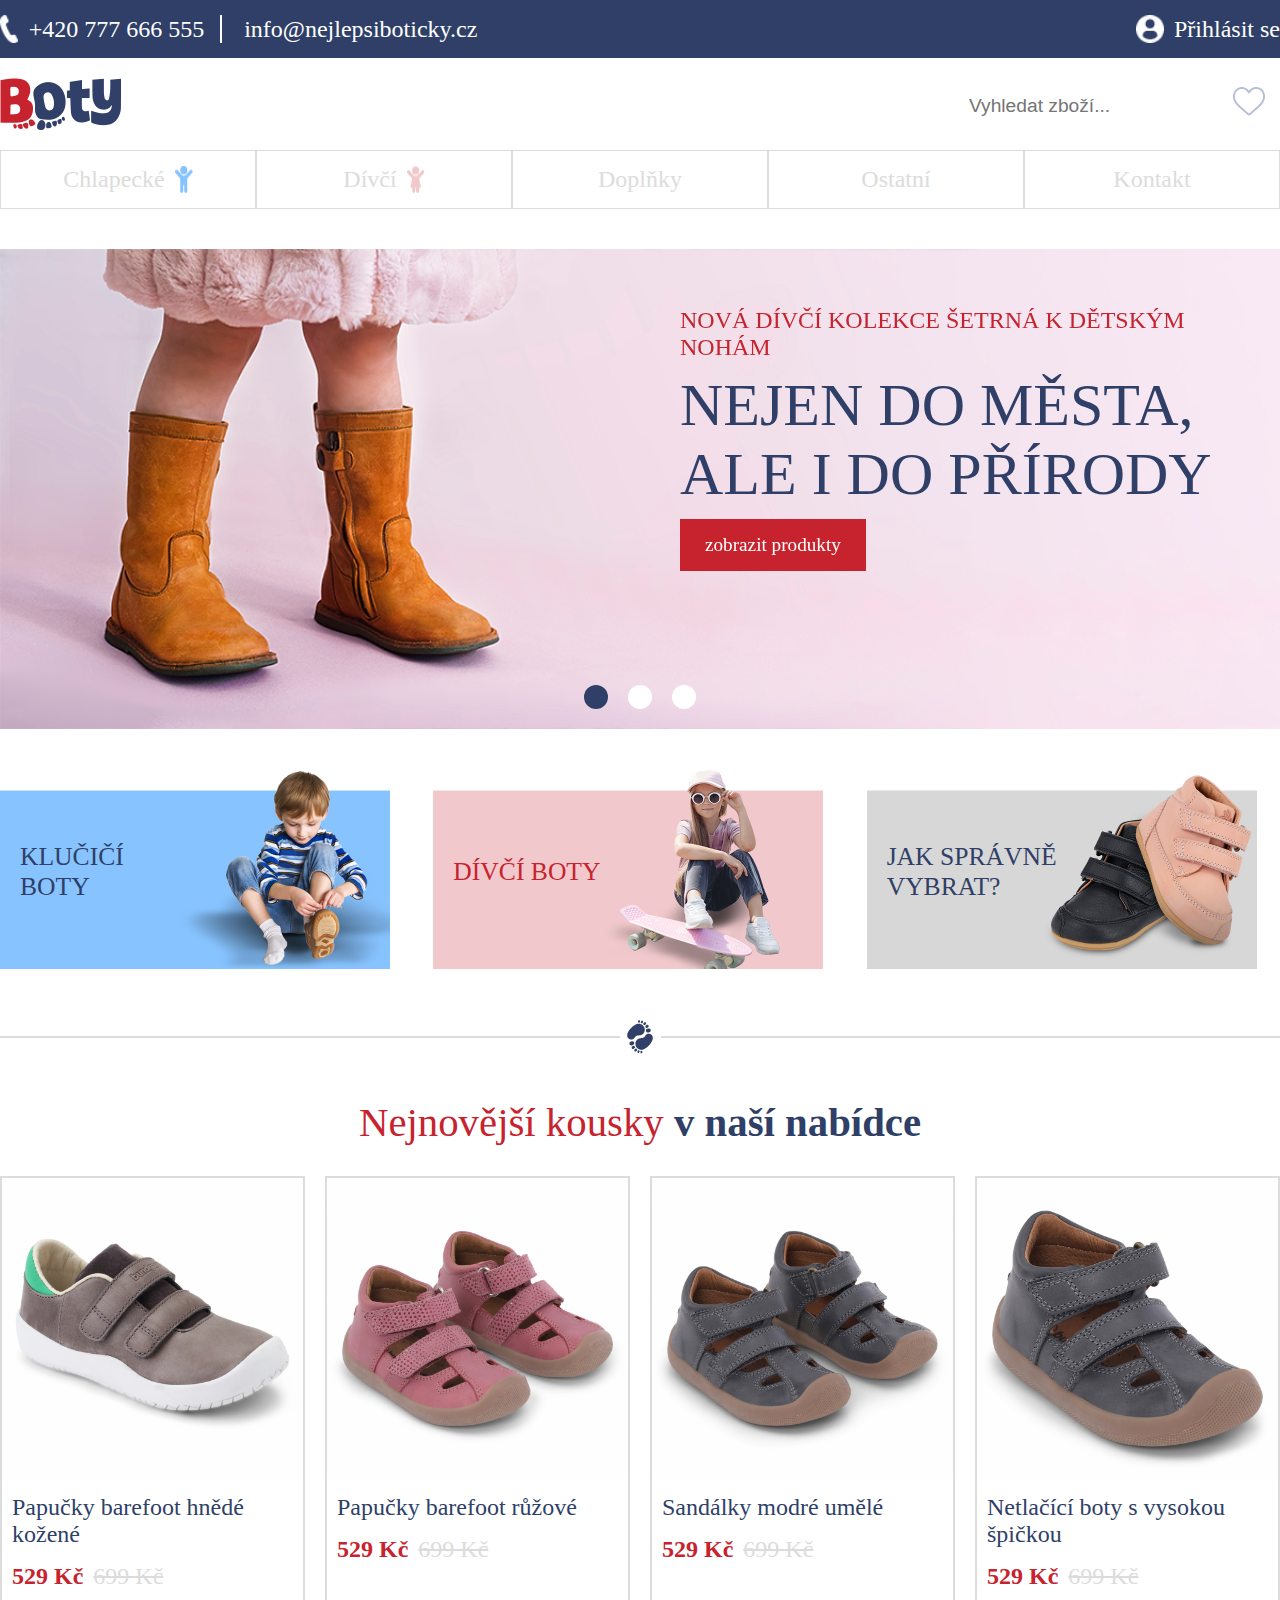
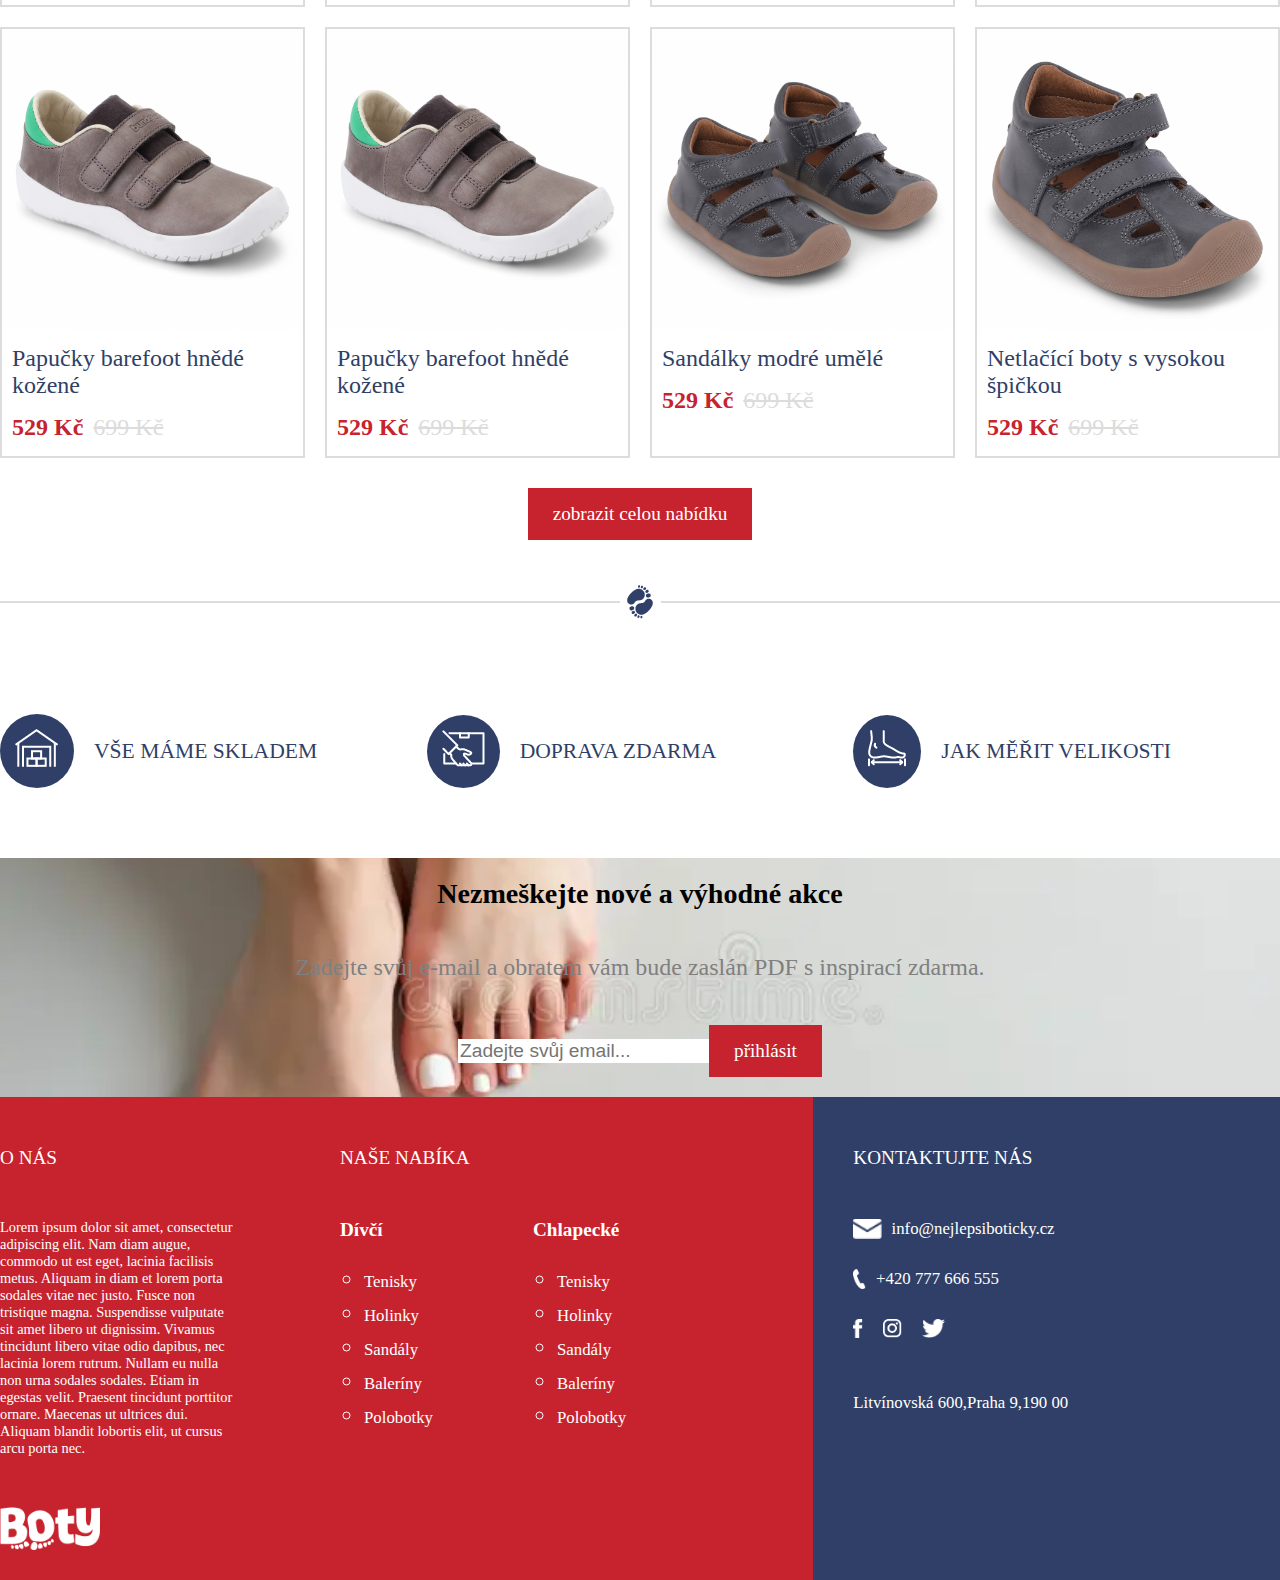
<file: index.html>
<!DOCTYPE html>
<html lang="en">
<head>
  <meta charset="UTF-8">
  <meta name="viewport" content="width=device-width, initial-scale=1.0">
  <link rel="stylesheet" href="main.css">

  <link rel="preconnect" href="https://fonts.googleapis.com">
  <link rel="preconnect" href="https://fonts.gstatic.com" crossorigin>
  <link href="https://fonts.googleapis.com/css2?family=Libre+Franklin:ital,wght@0,100..900;1,100..900&family=Noto+Sans+Egyptian+Hieroglyphs&display=swap" rel="stylesheet">

  <script src="./elements/Button/setup.js"></script>
  <script src="./elements/Input/setup.js"></script>

  <script src="./components/utils/Header/setup.js"></script>
  <script src="./components/utils/Footer/setup.js"></script>
  <script src="./components/utils/Navbar/setup.js"></script>
  <script src="./components/utils/LineBreak/setup.js"></script>
  <script src="./components/utils/Motivation/setup.js"></script>
  <script src="./components/sections/ImageCarousel/setup.js"></script>
  <script src="./components/sections/Categories/setup.js"></script>
  <script src="./components/sections/OfferGrid/setup.js"></script>
  <script src="./components/cards/ProductCard/setup.js"></script>
  <title>Title</title>
</head>
<body>
  <x-header></x-header>
  <div class="container">
    <x-navbar></x-navbar>
    <x-image-carousel></x-image-carousel>
    <x-categories></x-categories>
    <x-linebreak></x-linebreak>
    <x-offer-grid></x-offer-grid>
    <x-linebreak></x-linebreak>
    <x-motivation></x-motivation>
  </div>
  <x-footer></x-footer>
</body>
</html>
</file>
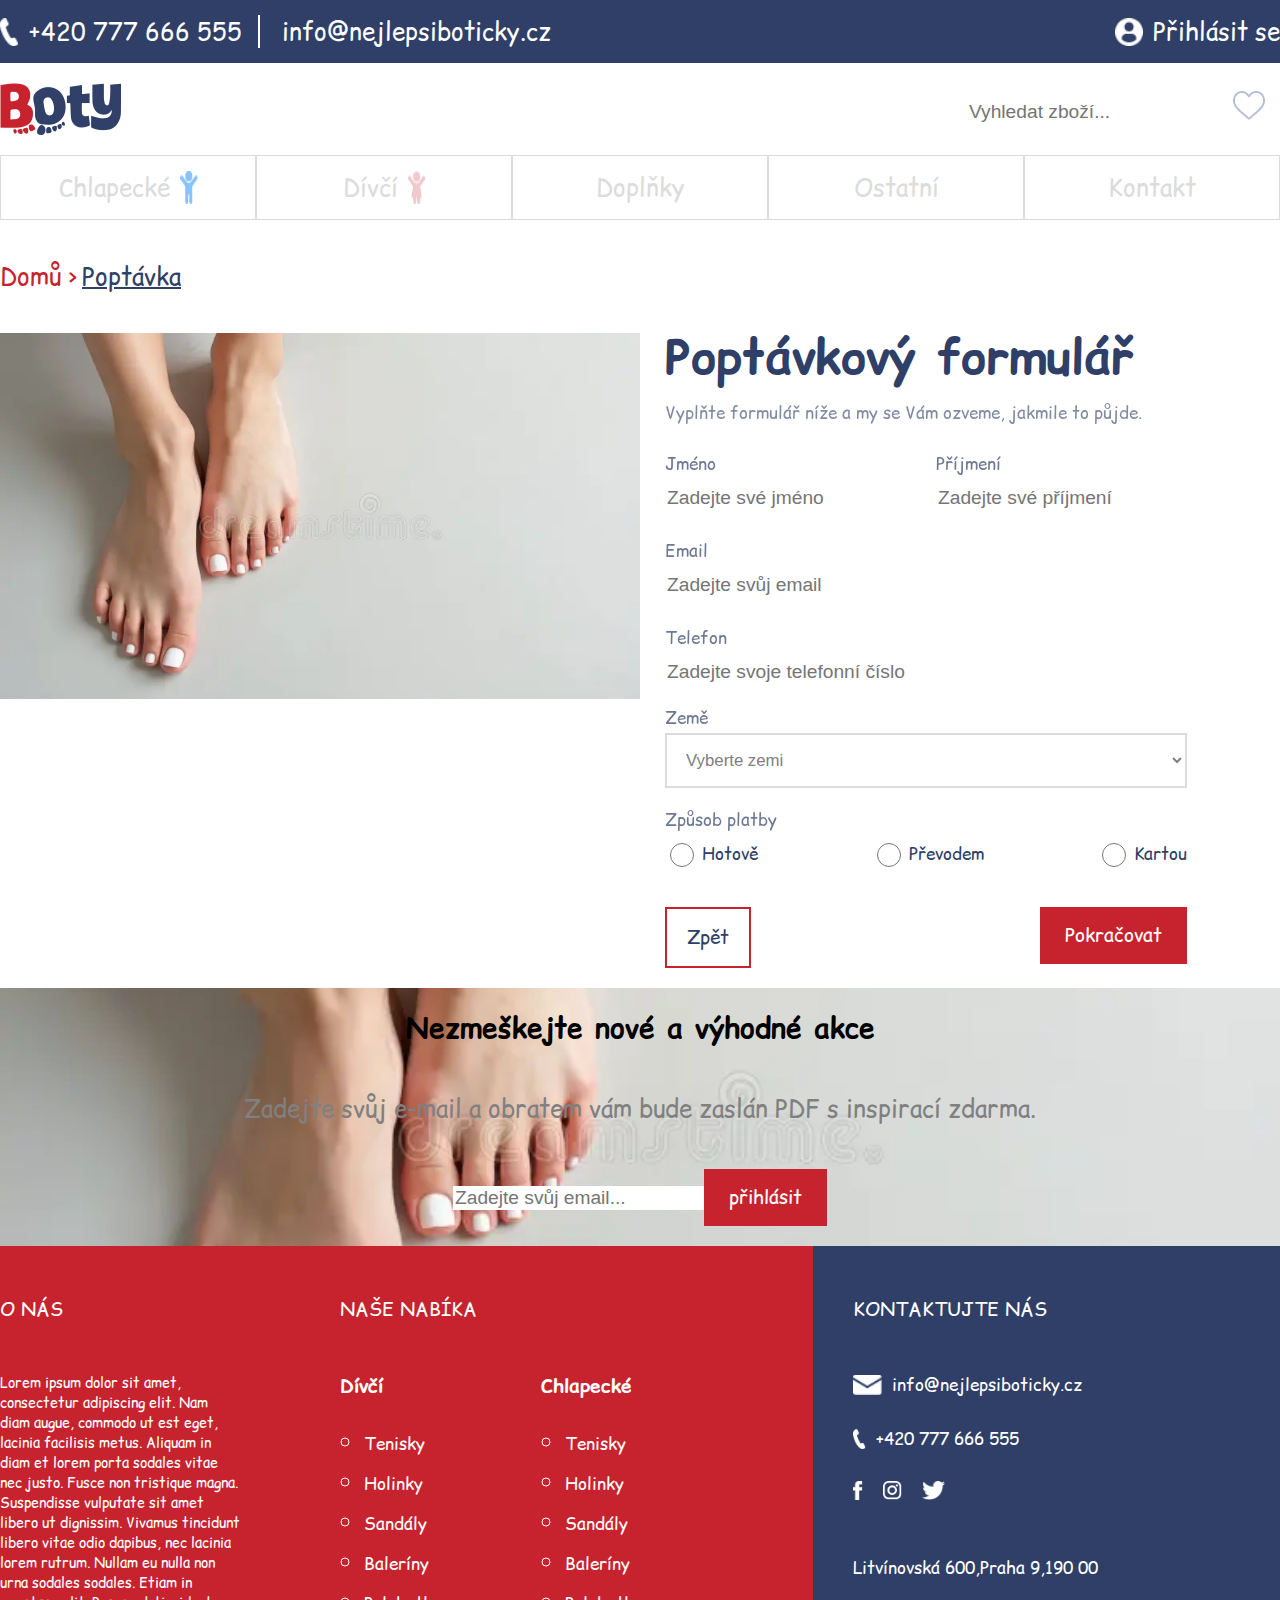
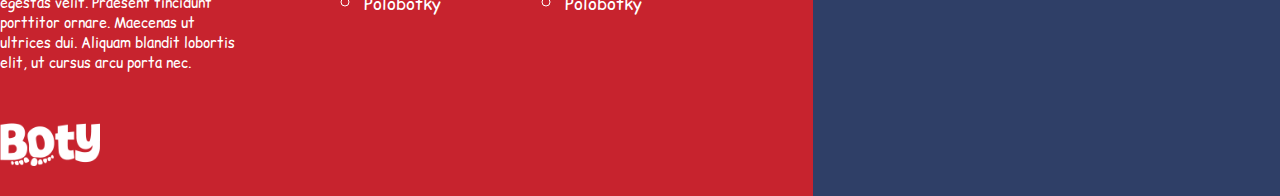
<file: demand.html>
<!DOCTYPE html>
<html lang="en">
<head>
  <meta charset="UTF-8">
  <meta name="viewport" content="width=device-width, initial-scale=1.0">
  <link rel="stylesheet" href="main.css">

  <link rel="preconnect" href="https://fonts.googleapis.com">
  <link rel="preconnect" href="https://fonts.gstatic.com" crossorigin>
  <link href="https://fonts.googleapis.com/css2?family=Comic+Relief:wght@400;700&display=swap" rel="stylesheet">

  <script src="./elements/Button/setup.js"></script>
  <script src="./elements/SecondaryButton/setup.js"></script>
  <script src="./elements/Input/setup.js"></script>
  <script src="./elements/LabeledInput/setup.js"></script>

  <script src="./components/utils/Header/setup.js"></script>
  <script src="./components/utils/Footer/setup.js"></script>
  <script src="./components/utils/Navbar/setup.js"></script>
  <script src="./components/utils/Breadcrumps/setup.js"></script>
  <script src="./components/sections/DemandForm/setup.js"></script>
  <title>Title</title>
</head>
<body>
  <x-header></x-header>
  <div class="container">
    <x-navbar></x-navbar>
    <x-breadcrumps route="Domů/Poptávka"></x-breadcrumps>
    <x-demand-form></x-demand-form>
  </div>
  <x-footer></x-footer>
</body>
</html>
</file>
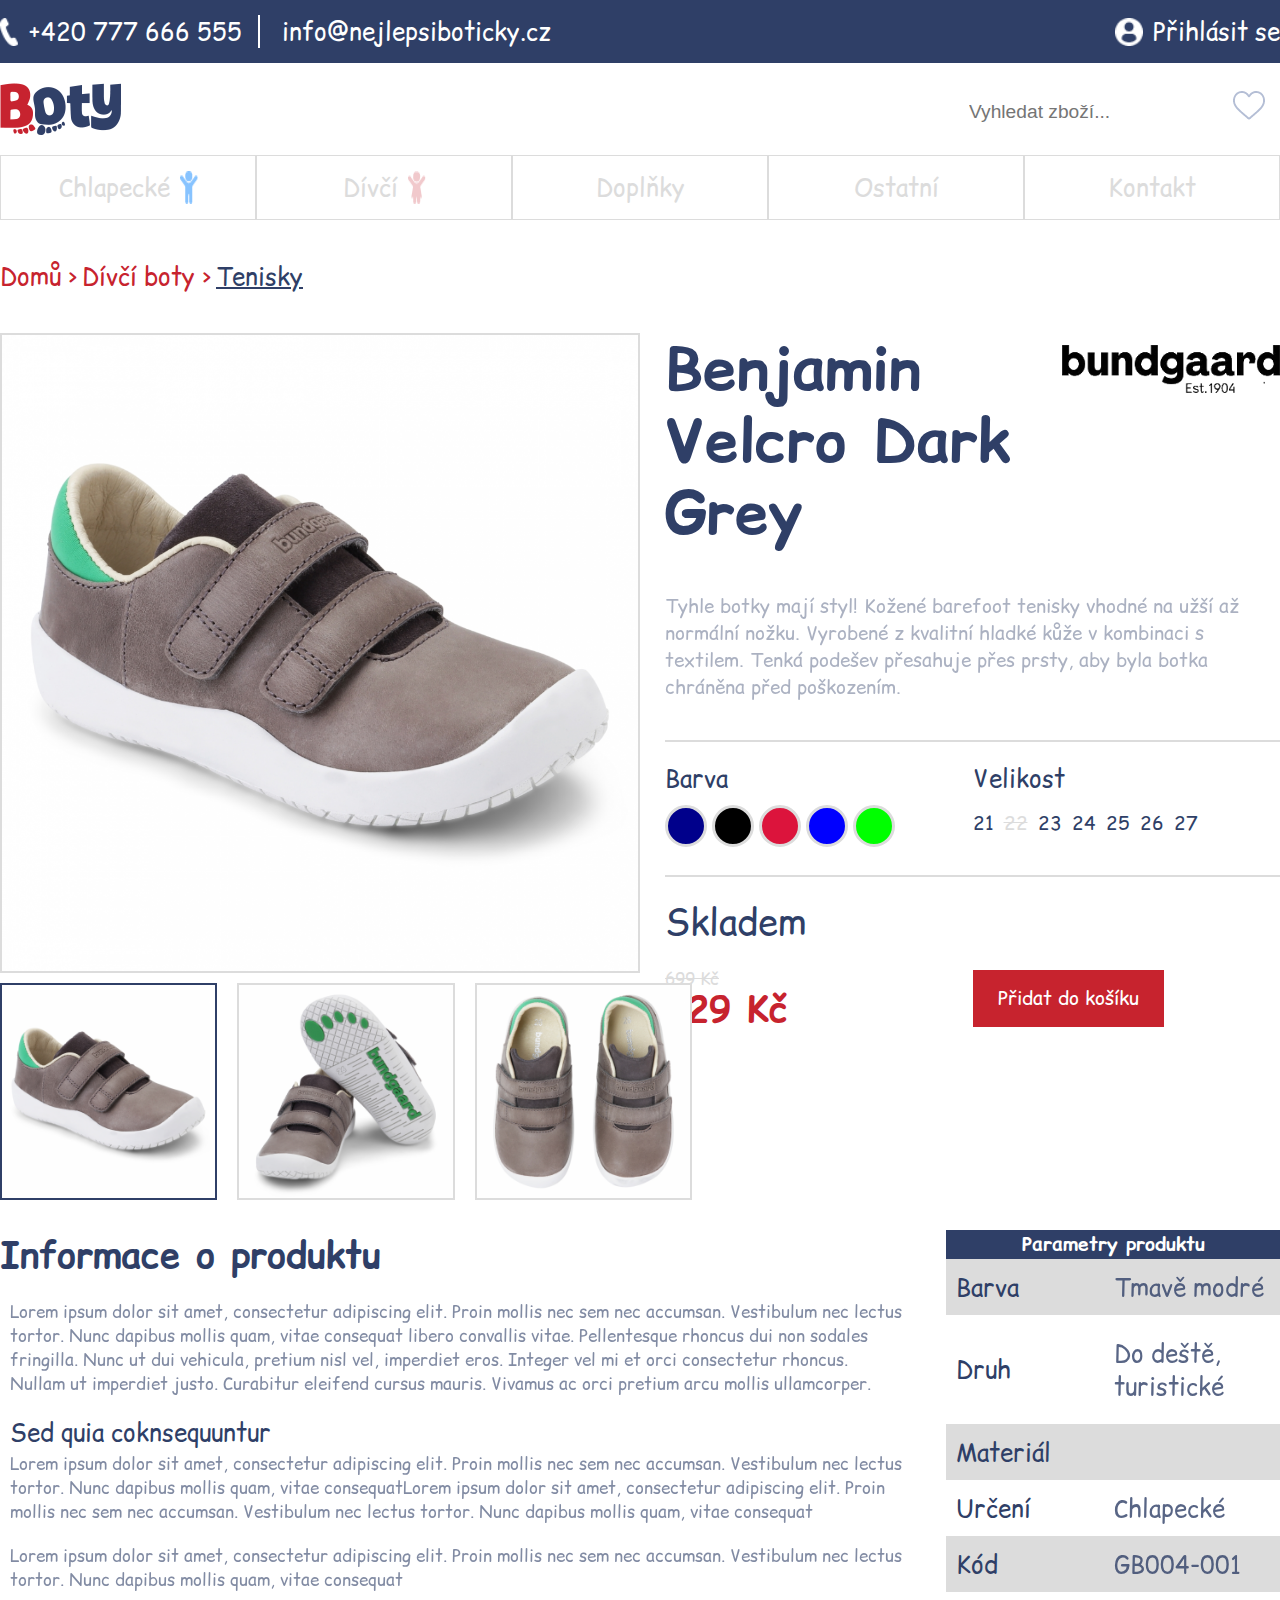
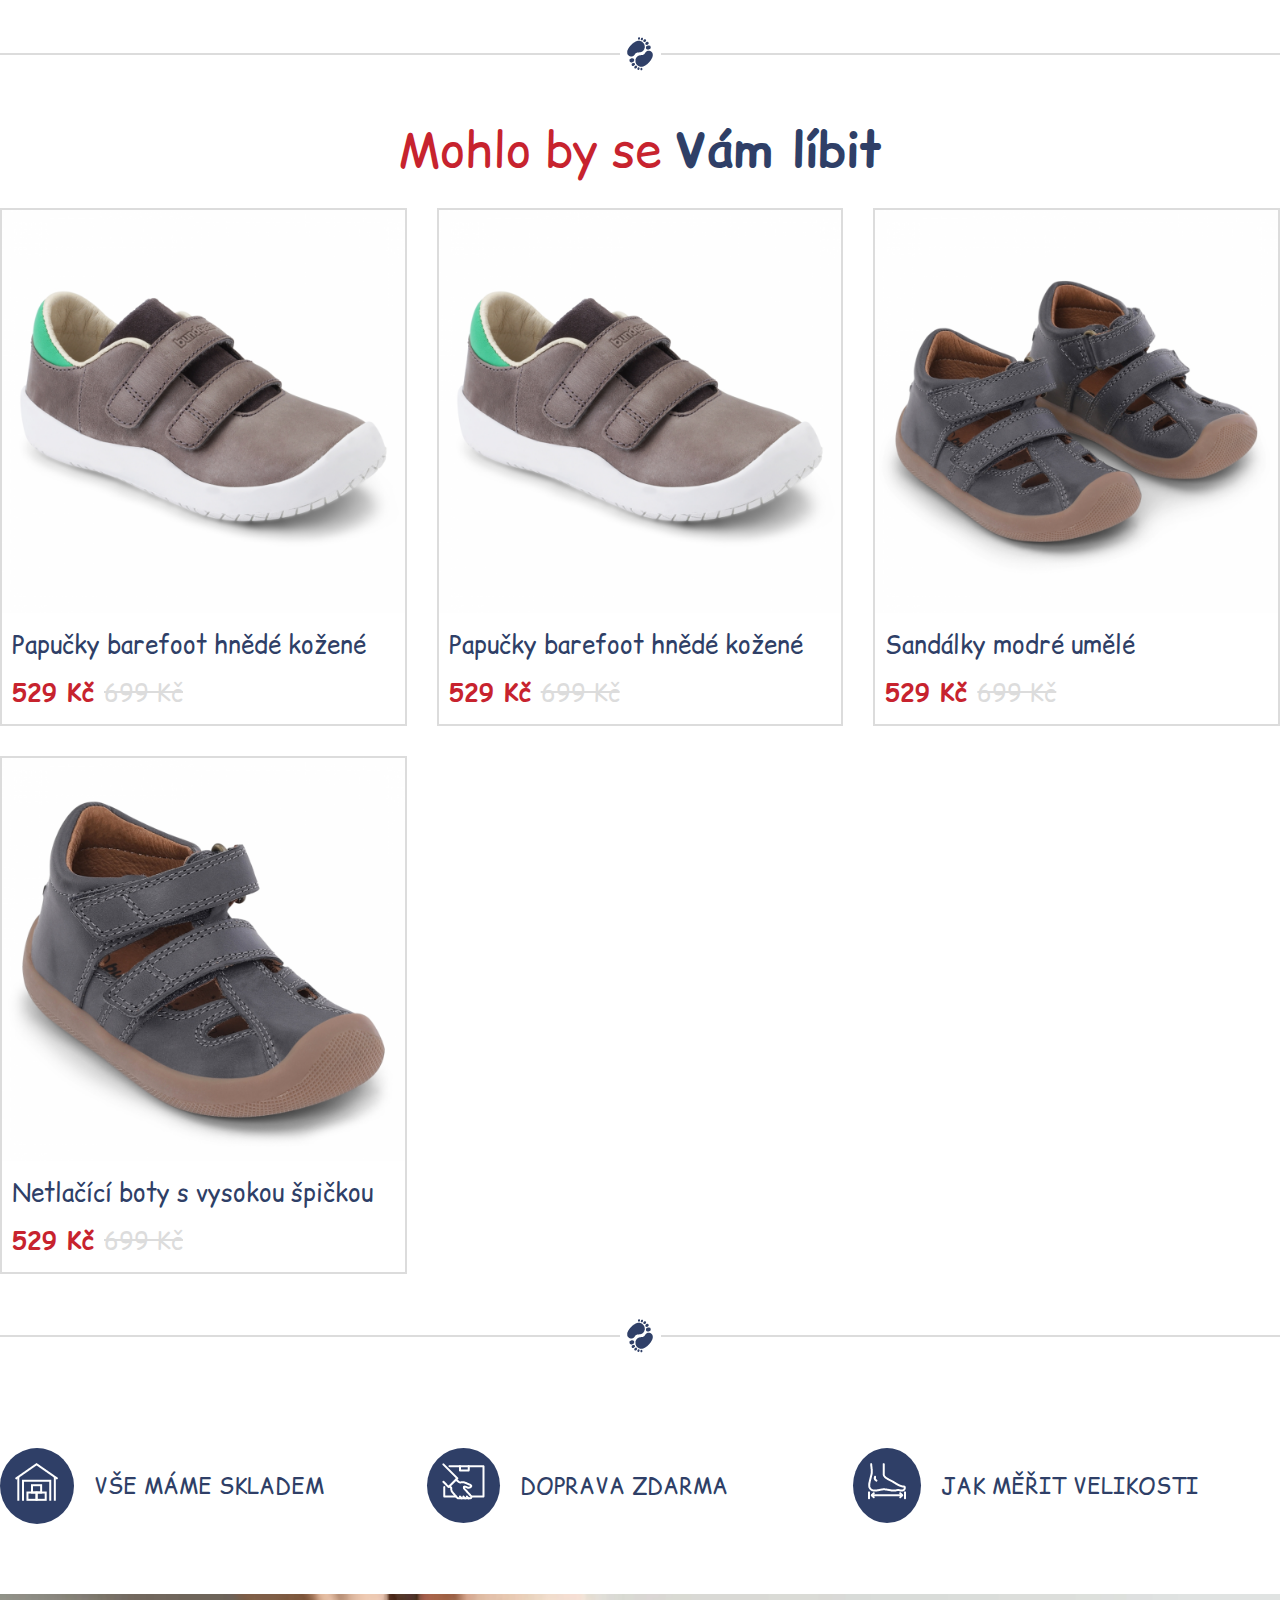
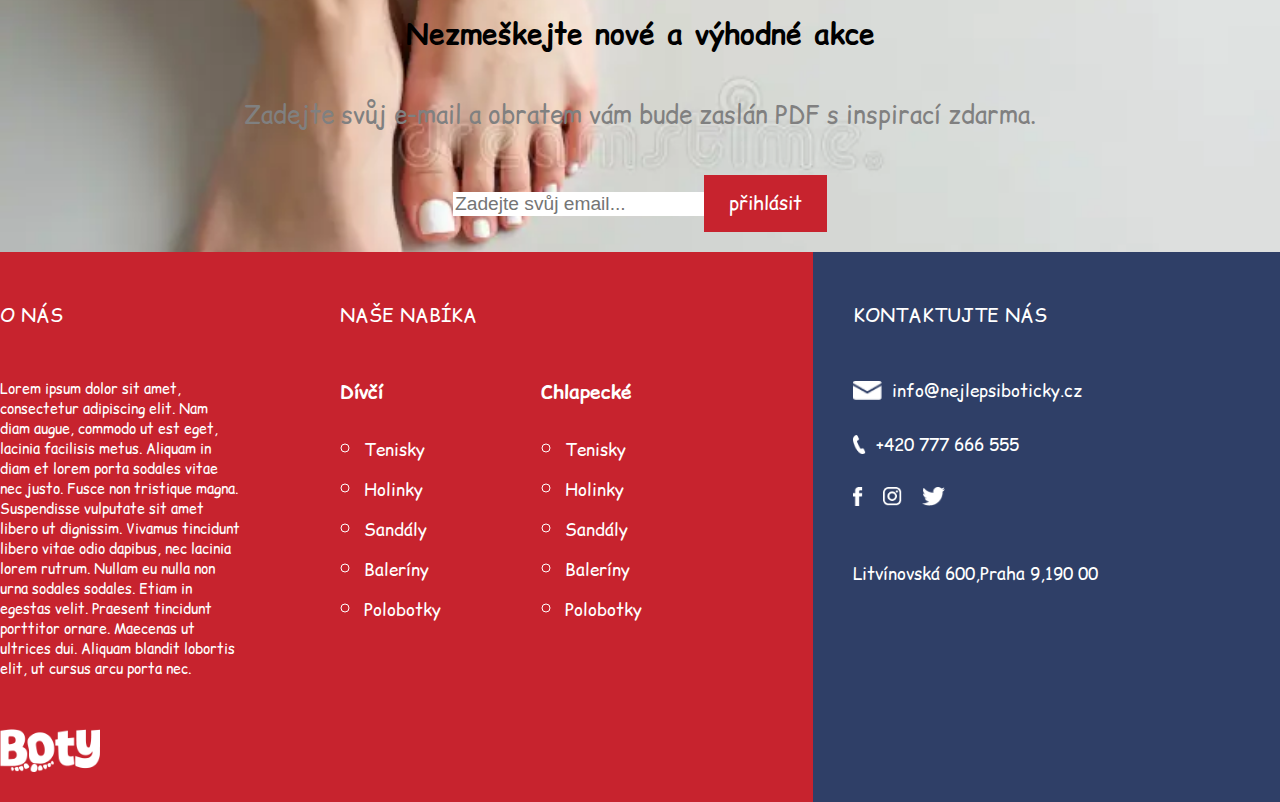
<file: product.html>
<!DOCTYPE html>
<html lang="en">
<head>
  <meta charset="UTF-8">
  <meta name="viewport" content="width=device-width, initial-scale=1.0">
  <link rel="stylesheet" href="main.css">

  <link rel="preconnect" href="https://fonts.googleapis.com">
  <link rel="preconnect" href="https://fonts.gstatic.com" crossorigin>
  <link href="https://fonts.googleapis.com/css2?family=Comic+Relief:wght@400;700&display=swap" rel="stylesheet">

  <script src="./elements/Button/setup.js"></script>
  <script src="./elements/Input/setup.js"></script>

  <script src="./components/utils/Header/setup.js"></script>
  <script src="./components/utils/Footer/setup.js"></script>
  <script src="./components/utils/Navbar/setup.js"></script>
  <script src="./components/utils/LineBreak/setup.js"></script>
  <script src="./components/utils/Motivation/setup.js"></script>
  <script src="./components/utils/Breadcrumps/setup.js"></script>
  <script src="./components/sections/ImageCarousel/setup.js"></script>
  <script src="./components/sections/LikableProducts/setup.js"></script>
  <script src="./components/sections/Categories/setup.js"></script>
  <script src="./components/sections/OfferGrid/setup.js"></script>
  <script src="./components/sections/ProductSection/setup.js"></script>
  <script src="./components/cards/ProductCard/setup.js"></script>
  <script src="./components/cards/ImageSelectorCard/setup.js"></script>
  <title>Title</title>
</head>
<body>
  <x-header></x-header>
  <div class="container">
    <x-navbar></x-navbar>
    <x-breadcrumps route="Domů/Dívčí boty/Tenisky"></x-breadcrumps>
    <x-product-section 
      name="Benjamin Velcro Dark Grey"
      company-img-src="./img2/logo.webp"
      desc="Tyhle botky mají styl! Kožené barefoot tenisky vhodné na užší až normální nožku. Vyrobené z kvalitní hladké kůže v kombinaci s textilem. Tenká podešev přesahuje přes prsty, aby byla botka chráněna před poškozením."
      old-price="699"
      new-price="529"
      prod-desc="Lorem ipsum dolor sit amet, consectetur adipiscing elit. Proin mollis nec sem nec accumsan. Vestibulum nec lectus tortor. Nunc dapibus mollis quam, vitae consequat libero convallis vitae. Pellentesque rhoncus dui non sodales fringilla. Nunc ut dui vehicula, pretium nisl vel, imperdiet eros. Integer vel mi et orci consectetur rhoncus. Nullam ut imperdiet justo. Curabitur eleifend cursus mauris. Vivamus ac orci pretium arcu mollis ullamcorper."
      prod-section-subheading="Sed quia coknsequuntur"
      prod-section-content="Lorem ipsum dolor sit amet, consectetur adipiscing elit. Proin mollis nec sem nec accumsan. Vestibulum nec lectus tortor. Nunc dapibus mollis quam, vitae consequatLorem ipsum dolor sit amet, consectetur adipiscing elit. Proin mollis nec sem nec accumsan. Vestibulum nec lectus tortor. Nunc dapibus mollis quam, vitae consequat"
      prod-desc-content="Lorem ipsum dolor sit amet, consectetur adipiscing elit. Proin mollis nec sem nec accumsan. Vestibulum nec lectus tortor. Nunc dapibus mollis quam, vitae consequat"
      param-color="Tmavě modré"
      param-kind="Do deště, turistické"
      param-material="Guma"
      param-aim="Chlapecké"
      param-code="GB004-001"
    ></x-product-section>
    <x-linebreak></x-linebreak>
    <x-likable-products></x-likable-products>
    <x-linebreak></x-linebreak>
    <x-motivation></x-motivation>
  </div>
  <x-footer></x-footer>
</body>
</html>
</file>
<file: main.css>
:root {
  font-family: "Comic Relief";
  --max-width: 1300px;

  --accent-color: #c7232e;
  --primary-color: #2f3f67;
  --white-color: #ffffff;
  --grey-color: #dcdcdc;

  --text-hover: #00000040;
}

html {
  font-size: 24px;
}

body {
  margin: 0;
  display: flex;
  flex-direction: column;
  align-items: center;
}

body > * {
  width: 100%;
}

.container {
  width: 100%;
  box-sizing: border-box;
  padding: 20px 0px;
  max-width: var(--max-width);
  display: flex;
  flex-direction: column;
  gap: 40px;
  align-items: stretch;
}

.container > * {
  width: 100%;
}

@media screen and (max-width: 1200px) {
  .container {
    padding-left: 20px;
    padding-right: 20px;
  }
}
</file>
